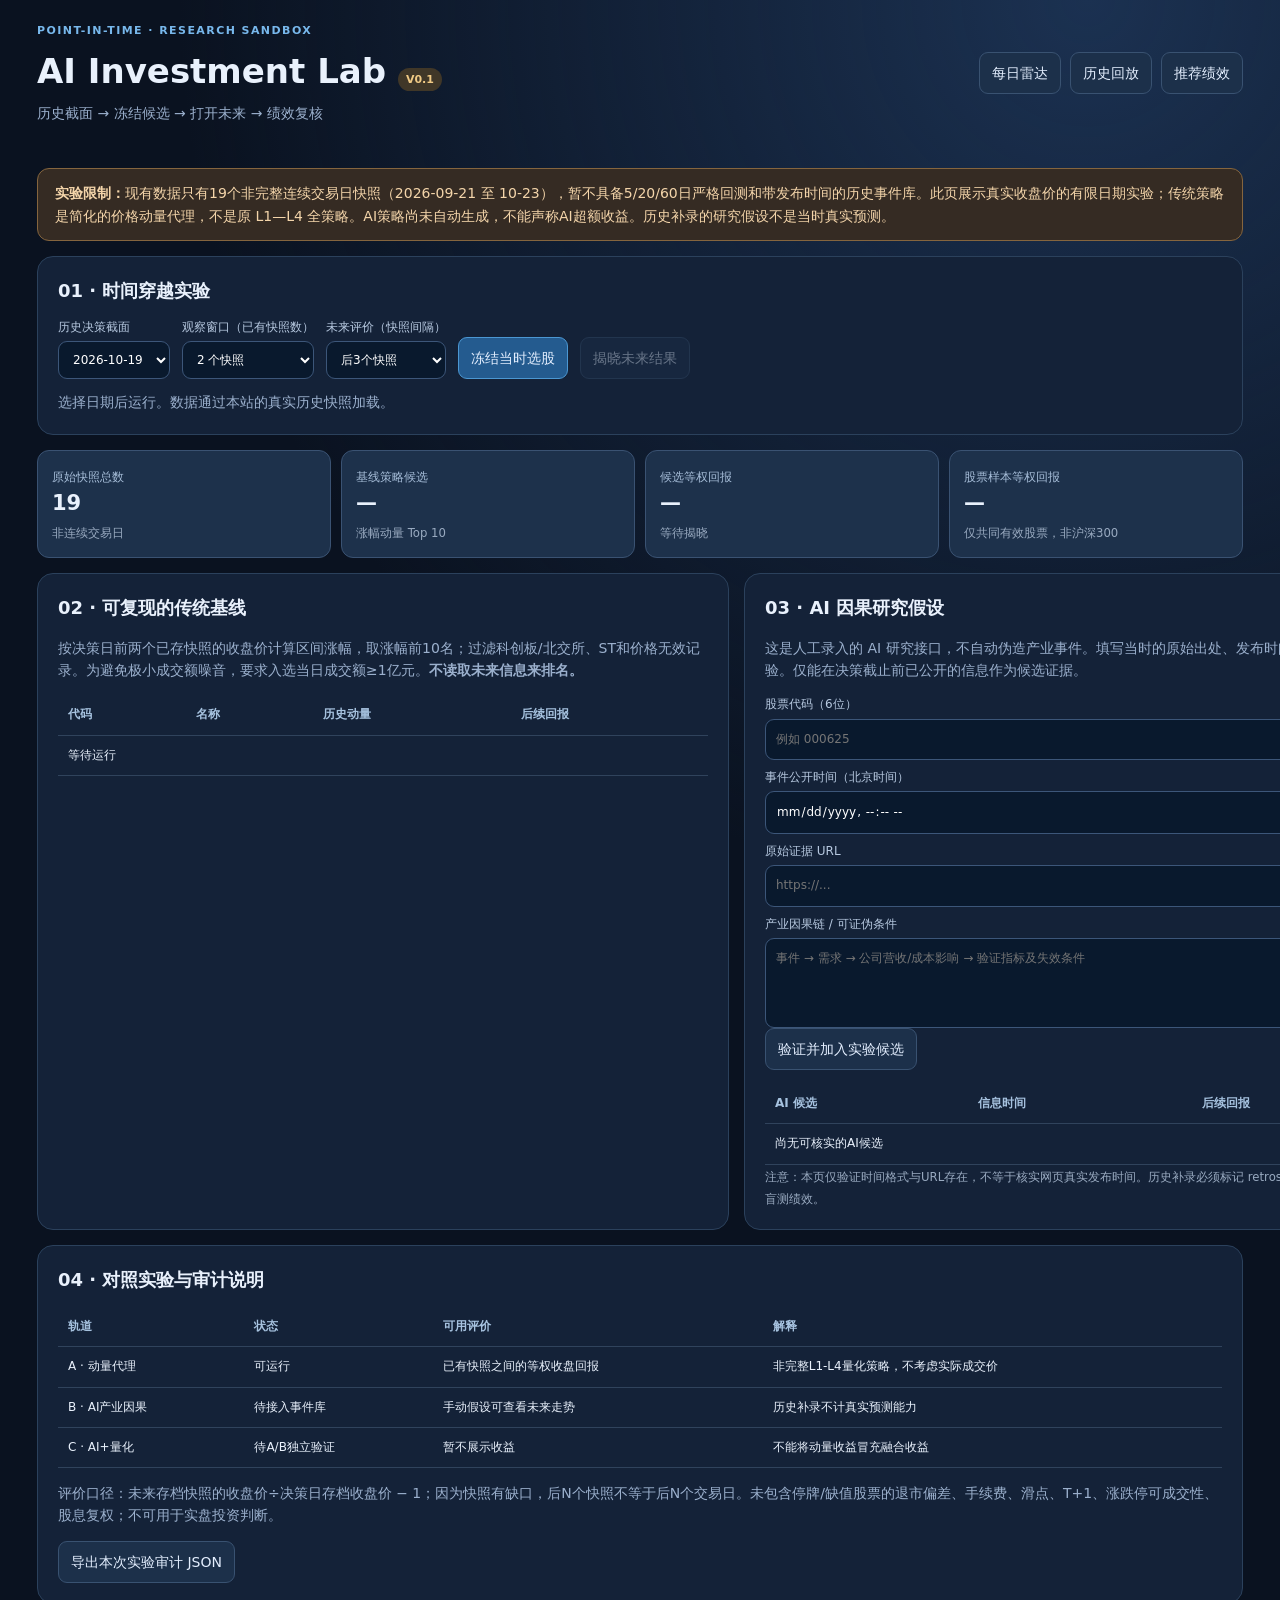
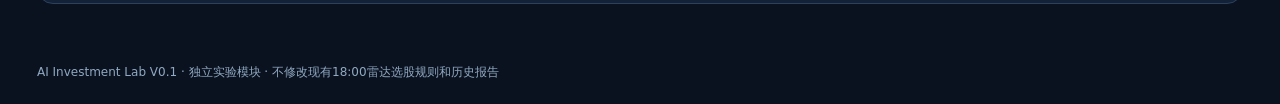
<file: investment-lab.html>
<!doctype html><html lang="zh-CN"><head><meta charset="utf-8"><meta name="viewport" content="width=device-width,initial-scale=1"><title>AI Investment Lab V0.1 | A股雷达</title><style>
:root{color-scheme:dark;font:14px/1.6 system-ui,-apple-system,"PingFang SC",sans-serif;background:#0a1220;color:#e9f1fc}*{box-sizing:border-box}body{margin:0;background:radial-gradient(circle at 85% 0,#1b3151,transparent 45%),#0a1220;min-height:100vh}a{color:#8fbbf2}header,main,footer{max-width:1250px;margin:auto;padding:22px}header{display:flex;align-items:center;justify-content:space-between;gap:20px;flex-wrap:wrap}h1{font-size:clamp(24px,3vw,34px);margin:4px 0}h2{font-size:18px;margin:0 0 12px}h3{margin:0 0 9px;font-size:15px}.muted{color:#9bb0cd}.eyebrow{color:#78b8ec;letter-spacing:.13em;font-size:11px;font-weight:800}nav{display:flex;gap:9px;flex-wrap:wrap}nav a,.btn{border:1px solid #395271;padding:9px 12px;border-radius:9px;background:#1c304a;color:#e4efff;text-decoration:none;font:inherit;cursor:pointer}.btn:disabled{opacity:.4;cursor:not-allowed}.primary{background:#245b8f;border-color:#4b97d2}.panel{background:#142238;border:1px solid #2b415c;border-radius:16px;padding:20px;margin-bottom:15px}.alert{background:#352b23;border:1px solid #85653e;color:#f4d5aa;border-radius:12px;padding:13px 17px;margin-bottom:15px}.cols{display:grid;grid-template-columns:1fr 1fr;gap:15px}.metrics{display:grid;grid-template-columns:repeat(4,1fr);gap:10px}.metric{background:#1d314b;border:1px solid #3a5272;border-radius:12px;padding:14px}.metric b{display:block;font-size:21px;font-variant-numeric:tabular-nums}.metric span{color:#a6bdd8;font-size:12px}.controls{display:flex;gap:12px;flex-wrap:wrap;align-items:end}label{display:grid;gap:4px;color:#b7c9e0;font-size:12px}select,input,textarea{background:#09192d;border:1px solid #3c5679;border-radius:9px;color:#fff;padding:10px;font:inherit;max-width:100%}textarea{width:100%;min-height:90px;resize:vertical}.tablewrap{overflow:auto}table{border-collapse:collapse;width:100%;min-width:650px}th,td{border-bottom:1px solid #30435c;padding:10px;text-align:left;white-space:nowrap;font-size:12px}th{color:#a6c2df}small{color:#99aac0}.up{color:#ef8e8e}.down{color:#76d5b5}.tag{display:inline-block;color:#f0ca85;background:#403728;padding:3px 8px;border-radius:20px;font-size:11px}#status{margin-top:12px}footer{font-size:12px;color:#90a8c1}@media(max-width:800px){.cols,.metrics{grid-template-columns:1fr 1fr}header,main,footer{padding:14px}.panel{padding:14px}}@media(max-width:500px){.cols{grid-template-columns:1fr}}</style></head><body>
<header><div><div class="eyebrow">POINT-IN-TIME · RESEARCH SANDBOX</div><h1>AI Investment Lab <span class="tag">V0.1</span></h1><div class="muted">历史截面 → 冻结候选 → 打开未来 → 绩效复核</div></div><nav><a href="./">每日雷达</a><a href="./replay.html">历史回放</a><a href="./performance.html">推荐绩效</a></nav></header>
<main><div class="alert"><strong>实验限制：</strong>现有数据只有19个非完整连续交易日快照（2026-09-21 至 10-23），暂不具备5/20/60日严格回测和带发布时间的历史事件库。此页展示真实收盘价的有限日期实验；传统策略是简化的价格动量代理，不是原 L1—L4 全策略。AI策略尚未自动生成，不能声称AI超额收益。历史补录的研究假设不是当时真实预测。</div>
<div class="panel"><h2>01 · 时间穿越实验</h2><div class="controls"><label>历史决策截面<select id="date"></select></label><label>观察窗口（已有快照数）<select id="lookback"><option value="1">1 个快照</option><option value="2" selected>2 个快照</option><option value="3">3 个快照</option></select></label><label>未来评价（快照间隔）<select id="horizon"><option value="1">后1个快照</option><option value="2">后2个快照</option><option value="3" selected>后3个快照</option></select></label><button id="run" class="btn primary">冻结当时选股</button><button id="reveal" class="btn" disabled>揭晓未来结果</button></div><div id="status" class="muted">选择日期后运行。数据通过本站的真实历史快照加载。</div></div>
<div class="metrics"><div class="metric"><span>原始快照总数</span><b>19</b><small>非连续交易日</small></div><div class="metric"><span>基线策略候选</span><b id="count">—</b><small>涨幅动量 Top 10</small></div><div class="metric"><span>候选等权回报</span><b id="ret">—</b><small id="retHint">等待揭晓</small></div><div class="metric"><span>股票样本等权回报</span><b id="base">—</b><small>仅共同有效股票，非沪深300</small></div></div>
<div class="cols" style="margin-top:15px"><section class="panel"><h2>02 · 可复现的传统基线</h2><p class="muted">按决策日前两个已存快照的收盘价计算区间涨幅，取涨幅前10名；过滤科创板/北交所、ST和价格无效记录。为避免极小成交额噪音，要求入选当日成交额≥1亿元。<strong>不读取未来信息来排名。</strong></p><div class="tablewrap"><table><thead><tr><th>代码</th><th>名称</th><th>历史动量</th><th>后续回报</th></tr></thead><tbody id="stocks"><tr><td colspan="4">等待运行</td></tr></tbody></table></div></section>
<section class="panel"><h2>03 · AI 因果研究假设</h2><p class="muted">这是人工录入的 AI 研究接口，不自动伪造产业事件。填写当时的原始出处、发布时间和股票，点击校验。仅能在决策截止前已公开的信息作为候选证据。</p><label>股票代码（6位）<input id="aiCode" placeholder="例如 000625" maxlength="6"></label><label style="margin-top:8px">事件公开时间（北京时间）<input id="aiTime" type="datetime-local"></label><label style="margin-top:8px">原始证据 URL<input id="aiUrl" placeholder="https://..."></label><label style="margin-top:8px">产业因果链 / 可证伪条件<textarea id="aiWhy" placeholder="事件 → 需求 → 公司营收/成本影响 → 验证指标及失效条件"></textarea></label><button class="btn" id="validate">验证并加入实验候选</button><p id="aiStatus" class="muted"></p><div class="tablewrap"><table><thead><tr><th>AI 候选</th><th>信息时间</th><th>后续回报</th></tr></thead><tbody id="aiRows"><tr><td colspan="3">尚无可核实的AI候选</td></tr></tbody></table></div><small>注意：本页仅验证时间格式与URL存在，不等于核实网页真实发布时间。历史补录必须标记 retrospective，不能混入真实盲测绩效。</small></section></div>
<div class="panel"><h2>04 · 对照实验与审计说明</h2><div class="tablewrap"><table><thead><tr><th>轨道</th><th>状态</th><th>可用评价</th><th>解释</th></tr></thead><tbody><tr><td>A · 动量代理</td><td>可运行</td><td>已有快照之间的等权收盘回报</td><td>非完整L1-L4量化策略，不考虑实际成交价</td></tr><tr><td>B · AI产业因果</td><td>待接入事件库</td><td>手动假设可查看未来走势</td><td>历史补录不计真实预测能力</td></tr><tr><td>C · AI+量化</td><td>待A/B独立验证</td><td>暂不展示收益</td><td>不能将动量收益冒充融合收益</td></tr></tbody></table></div><p class="muted">评价口径：未来存档快照的收盘价÷决策日存档收盘价 − 1；因为快照有缺口，后N个快照不等于后N个交易日。未包含停牌/缺值股票的退市偏差、手续费、滑点、T+1、涨跌停可成交性、股息复权；不可用于实盘投资判断。</p><button id="export" class="btn">导出本次实验审计 JSON</button></div></main><footer>AI Investment Lab V0.1 · 独立实验模块 · 不修改现有18:00雷达选股规则和历史报告</footer>
<script>
const dates=["2026-09-21","2026-09-22","2026-09-23","2026-09-24","2026-09-28","2026-09-29","2026-09-30","2026-10-08","2026-10-09","2026-10-12","2026-10-13","2026-10-14","2026-10-15","2026-10-16","2026-10-19","2026-10-20","2026-10-21","2026-10-22","2026-10-23"];
const $=id=>document.getElementById(id),cache=new Map();let frozen=null,revealed=false,ai=[];
const pct=n=>Number.isFinite(n)?(n>=0?"+":"")+n.toFixed(2)+"%":"—";
const eligible=s=>/^(60|61|62|63|00|30)/.test(s.code)&&!/(ST|退)/i.test(s.name||"")&&Number(s.price)>0;
async function load(date){if(cache.has(date))return cache.get(date);const r=await fetch("data/snapshots/"+date+".json");if(!r.ok)throw Error("无法读取 "+date+"（HTTP "+r.status+"）");const d=await r.json();if(d.date!==date||!Array.isArray(d.stocks))throw Error("快照日期或结构不匹配");const m=new Map(d.stocks.filter(eligible).map(s=>[s.code,s]));cache.set(date,m);return m}
const table=(id,rows)=>{$(id).replaceChildren();rows.forEach(c=>{const tr=document.createElement("tr");c.forEach(v=>{const td=document.createElement("td");td.textContent=String(v);tr.appendChild(td)});$(id).appendChild(tr)})};
function reset(){frozen=null;revealed=false;ai=[];$("reveal").disabled=true;$("count").textContent="—";$("ret").textContent="—";$("base").textContent="—";$("retHint").textContent="等待揭晓";table("stocks",[["—","—","—","—"]]);table("aiRows",[["尚无候选","—","—"]]);$("aiStatus").textContent=""}
dates.forEach((d,i)=>{if(i<2||i===dates.length-1)return;const o=document.createElement("option");o.value=d;o.textContent=d;$("date").appendChild(o)});$("date").value="2026-10-19";
["date","lookback","horizon"].forEach(id=>$(id).addEventListener("change",reset));
$("run").onclick=async()=>{reset();const end=dates.indexOf($("date").value),k=Number($("lookback").value);if(end-k<0){$("status").textContent="观察窗口超过已有快照范围";return}const run=$("run");run.disabled=true;$("status").textContent="正在读取真实历史截面…";try{const [startMap,endMap]=await Promise.all([load(dates[end-k]),load(dates[end])]);const ranked=[...endMap.values()].filter(s=>startMap.has(s.code)&&Number(s.turnover_yi)>=1).map(s=>({...s,mom:(s.price/startMap.get(s.code).price-1)*100})).filter(s=>Number.isFinite(s.mom)).sort((a,b)=>b.mom-a.mom||a.code.localeCompare(b.code));const picks=ranked.slice(0,10);frozen={date:dates[end],baseDate:dates[end-k],horizon:Number($("horizon").value),codes:picks.map(s=>s.code),ranked:picks.map(s=>({code:s.code,name:s.name,momentum:s.mom})),createdAt:new Date().toISOString(),scope:"retrospective factor replay, not live original forecast"};$("count").textContent=picks.length;$("status").textContent="冻结成功：仅用 "+dates[end-k]+" → "+dates[end]+" 的收盘历史信息选出 "+picks.length+" 只。尚未读取未来快照。";table("stocks",picks.map(s=>[s.code,s.name,pct(s.mom),"未揭晓"]));$("reveal").disabled=end+frozen.horizon>=dates.length;if($("reveal").disabled)$("status").textContent+=" 当前仓库缺少足够未来快照，无法揭晓。"}catch(e){$("status").textContent="失败："+e.message}finally{run.disabled=false}};
$("validate").onclick=()=>{if(!frozen){$("aiStatus").textContent="请先冻结决策截面";return}const code=$("aiCode").value.trim(),time=$("aiTime").value,url=$("aiUrl").value.trim(),why=$("aiWhy").value.trim();const cutoff=new Date(frozen.date+"T18:00:00+08:00").getTime();const t=new Date(time+"+08:00").getTime();if(!/^\d{6}$/.test(code)||!time||!Number.isFinite(t)||t>cutoff||!/^https:\/\//i.test(url)||why.length<15){$("aiStatus").textContent="校验未通过：需6位代码、不晚于截面18点的公开时间、https来源及至少15字的因果与反证说明。";return}ai.push({code,claimedPublicationTime:time,source:url,hypothesis:why,auditStatus:"retrospective_unverified",returnPct:null});$("aiStatus").textContent="已加入历史补录候选（来源发布时间未核实，不计入真实预测绩效）";renderAI()};
function renderAI(){table("aiRows",ai.length?ai.map(a=>[a.code,a.claimedPublicationTime,pct(a.returnPct)]):[["尚无候选","—","—"]])}
$("reveal").onclick=async()=>{if(!frozen)return;const end=dates.indexOf(frozen.date),future=dates[end+frozen.horizon];if(!future)return;$("reveal").disabled=true;$("status").textContent="读取未来 "+future+" 快照并计算结果…";try{const [now,after]=await Promise.all([load(frozen.date),load(future)]);const calc=c=>{const a=now.get(c),b=after.get(c);return a&&b?100*(b.price/a.price-1):null};const returns=frozen.codes.map(calc).filter(Number.isFinite);const universe=[...now.keys()].filter(c=>after.has(c)).map(calc).filter(Number.isFinite);const mean=v=>v.length?v.reduce((a,b)=>a+b,0)/v.length:NaN;$("ret").textContent=pct(mean(returns));$("base").textContent=pct(mean(universe));$("retHint").textContent=returns.length+"/"+frozen.codes.length+"只具有双端有效价格";table("stocks",frozen.ranked.map(s=>[s.code,s.name,pct(s.momentum),pct(calc(s.code))]));ai.forEach(a=>{a.returnPct=calc(a.code)});renderAI();revealed=true;frozen.evaluation={futureDate:future,stockPickReturn:mean(returns),universeReturn:mean(universe),eligibleReturnCount:returns.length,universeCount:universe.length};$("status").textContent="已揭晓 "+future+" 的真实收盘快照。注意：只是区间收盘价变化，不能视为可执行交易净收益。"}catch(e){$("status").textContent="揭晓失败："+e.message;$("reveal").disabled=false}};
$("export").onclick=()=>{if(!frozen){$("status").textContent="先冻结一次实验才能导出";return}const o={schema:"ai-investment-lab-v0.1",frozen,aiHypotheses:ai,revealed,source:"Dicky-L/a-share-radar/data/snapshots",limitations:["retrospective not true blind test","missing nonconsecutive trading days","no verified historical news","no transaction costs","unadjusted closing prices"]};const blob=new Blob([JSON.stringify(o,null,2)],{type:"application/json"});const url=URL.createObjectURL(blob),a=document.createElement("a");a.href=url;a.download="investment-lab-"+frozen.date+".json";a.click();setTimeout(()=>URL.revokeObjectURL(url),500)};
</script></body></html>
</file>
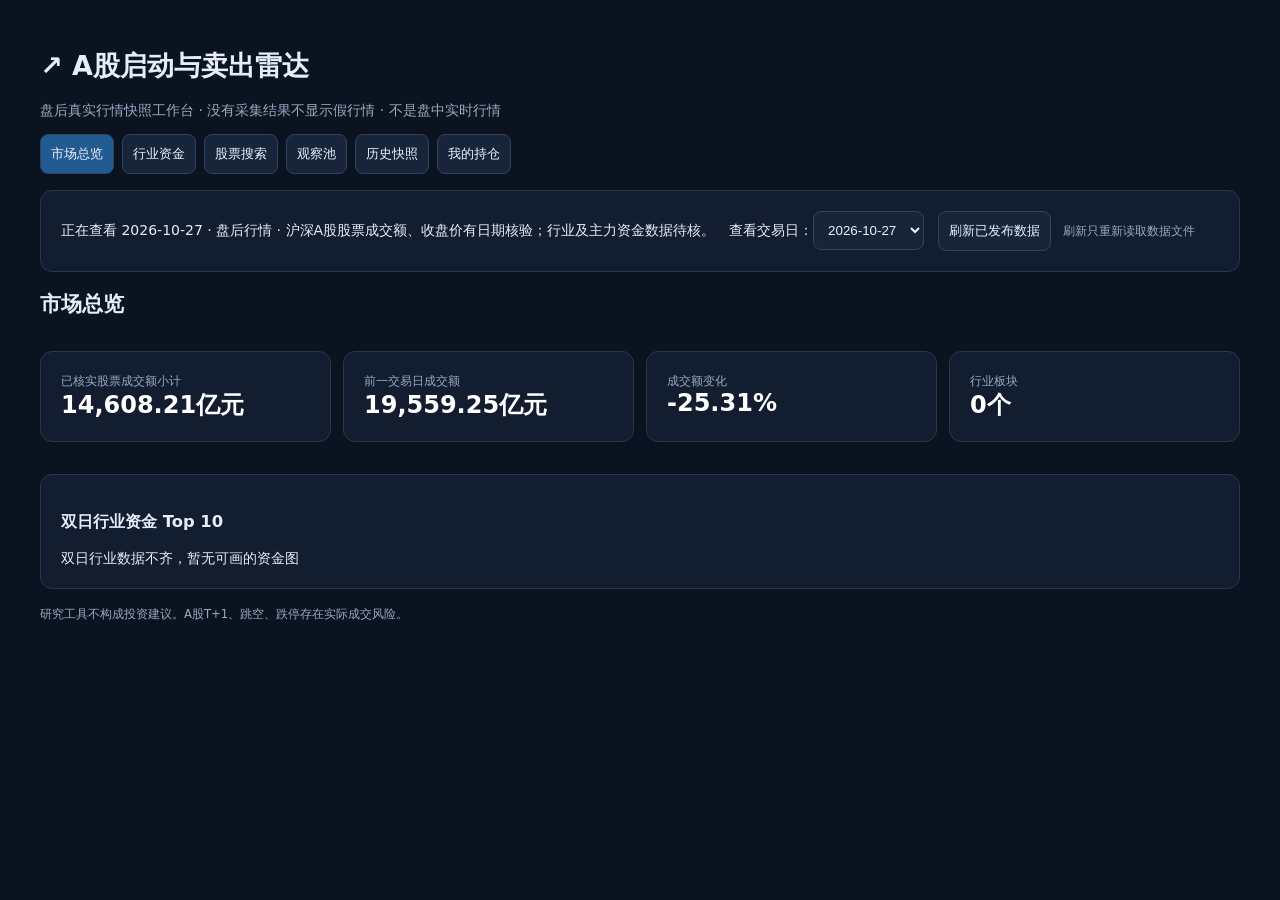
<file: market.html>
<!doctype html><html lang="zh-CN"><meta charset="utf-8"><meta name="viewport" content="width=device-width,initial-scale=1"><title>A股启动与卖出雷达</title><style>:root{color-scheme:dark}body{font:14px system-ui;background:#0b1220;color:#e5edfc;margin:0}.wrap{max-width:1200px;margin:auto;padding:30px}h1{font-size:27px}p,small{color:#9aa8bf}.nav{display:flex;gap:8px;flex-wrap:wrap}button,input,select{background:#17243a;color:#ecf2ff;border:1px solid #30435e;border-radius:8px;padding:10px;cursor:pointer}input{cursor:text}button:hover{background:#243957}button.active{background:#225a92}.panel{background:#121d30;border:1px solid #263751;border-radius:12px;margin:16px 0;padding:20px}.grid{display:grid;grid-template-columns:repeat(auto-fit,minmax(200px,1fr));gap:12px}.value{font-size:24px;font-weight:bold;color:white}.muted{color:#9aa8bf}.err{color:#ffb17d}.up{color:#ff7272}.down{color:#54cd99}table{width:100%;border-collapse:collapse;min-width:700px}td,th{border-bottom:1px solid #263751;padding:9px;text-align:left}section{display:none}section.active{display:block}.scroll{overflow:auto}.bars{display:flex;gap:10px;align-items:center}.track{height:8px;background:#263751;min-width:70px;flex:1;border-radius:6px}.fill{height:100%;background:#9ca3af;border-radius:6px}.split{display:grid;grid-template-columns:1fr 1fr;gap:12px}.row{padding:12px;border-bottom:1px solid #263751}@media(max-width:600px){.wrap{padding:14px}.split{gap:6px}h1{font-size:21px}}</style><div class="wrap"><h1>↗ A股启动与卖出雷达</h1><p>盘后真实行情快照工作台 · 没有采集结果不显示假行情 · 不是盘中实时行情</p><div class="nav" id="nav"></div><div class="panel"><span id="status">读取行情中…</span>　<label for="daySelect">查看交易日：</label><select id="daySelect" aria-label="选择历史交易日"><option>读取中</option></select>　<button id="refresh">刷新已发布数据</button><small>　刷新只重新读取数据文件</small></div><section id="overview" class="active"><h2>市场总览</h2><div class="grid" id="metrics"></div><div class="panel"><h3>双日行业资金 Top 10</h3><div id="summary"></div></div></section><section id="sectors"><h2>行业双日资金对照</h2><p>两日同板块同尺度，灰色成交规模；主力净额红流入、绿流出。未获取的买入/卖出总额保留待核。</p><div class="panel" id="sectorgraph"></div><div class="panel scroll" id="sectortable"></div></section><section id="stocks"><h2>股票搜索</h2><input id="search" placeholder="输入代码或名称" /><div class="panel scroll" id="stocktable"></div></section><section id="watch"><h2>观察池</h2><p>本地浏览器保存；并非自动推荐或实际买入。</p><input id="watchcode" placeholder="输入6位代码"><button id="addwatch">加入观察</button><div class="panel" id="watchrows"></div></section><section id="history"><h2>历史快照</h2><div class="panel" id="historyrows"></div></section><section id="holdings"><h2>真实持仓</h2><p>仅输入确认成交的持仓；持仓参考盈亏统一采用最新已归档快照，不受上方历史日期选择影响；不含交易费用、分红和税费。</p><input id="hcode" placeholder="股票代码"><input id="hcost" type="number" step="0.001" placeholder="成本价"><input id="hqty" type="number" placeholder="股数"><input id="hdate" type="date"><button id="addholding">保存持仓</button><div class="panel scroll" id="holdingrows"></div></section><small>研究工具不构成投资建议。A股T+1、跳空、跌停存在实际成交风险。</small></div><script>
const tabs={overview:'市场总览',sectors:'行业资金',stocks:'股票搜索',watch:'观察池',history:'历史快照',holdings:'我的持仓'},E=id=>document.getElementById(id),fmt=(x,d=2)=>x==null||!Number.isFinite(+x)?'待核':Number(x).toLocaleString('zh-CN',{maximumFractionDigits:d}),signed=x=>x==null?'待核':(x>0?'+':'')+fmt(x),safe=x=>String(x??'').replace(/[&<>"']/g,c=>({'&':'&amp;','<':'&lt;','>':'&gt;','"':'&quot;',"'":'&#39;'}[c]));let idx={dates:[]},now=null,prev=null,latestSnapshot=null;let watch=JSON.parse(localStorage.getItem('radar-watch')||'[]'),hold=JSON.parse(localStorage.getItem('radar-hold')||'[]');const save=()=>{localStorage.setItem('radar-watch',JSON.stringify(watch));localStorage.setItem('radar-hold',JSON.stringify(hold))},empty='尚无已核实的真实行情数据。请先运行采集任务。';function page(k){document.querySelectorAll('section').forEach(x=>x.classList.toggle('active',x.id===k));document.querySelectorAll('#nav button').forEach(x=>x.classList.toggle('active',x.dataset.id===k))}E('nav').innerHTML=Object.entries(tabs).map(([k,v])=>'<button data-id="'+k+'">'+v+'</button>').join('');E('nav').onclick=e=>{let k=e.target.dataset.id;if(k)page(k)};page('overview');async function json(path){let r=await fetch(path+'?t='+Date.now());if(!r.ok)throw Error(path+' '+r.status);return r.json()}async function loadDay(day){
  const days=idx.dates||[],pos=days.indexOf(day);
  if(pos<0)throw Error('交易日不在已发布索引');
  now=await json('./data/snapshots/'+day+'.json');
  prev=pos>0?await json('./data/snapshots/'+days[pos-1]+'.json'):null;
  if(!now||now.date!==day||!now.market||!Array.isArray(now.stocks)||now.stocks.length<3000)throw Error('快照完整性校验失败 '+day);
  if(pos===days.length-1)latestSnapshot=now;
  E('daySelect').value=day;
  E('status').textContent='正在查看 '+day+' · '+(now.quality?.price_basis||'盘后行情')+' · '+(now.quality?.message||'数据口径详见原始快照');
  const address=new URL(location.href);address.searchParams.set('date',day);history.replaceState(null,'',address);
  render();
}
async function refresh(){
 E('status').textContent='加载已归档数据…';
 try{
  idx=await json('./data/index.json');
  const days=idx.dates||[];
  E('daySelect').innerHTML=days.slice().reverse().map(x=>'<option value="'+safe(x)+'">'+safe(x)+'</option>').join('')||'<option>暂无日期</option>';
  if(!days.length){now=null;prev=null;render();E('status').textContent='尚无真实行情快照';return}
  const wanted=new URLSearchParams(location.search).get('date');
  const target=days.includes(wanted)?wanted:days[days.length-1];
  if(target!==days[days.length-1]){
    latestSnapshot=await json('./data/snapshots/'+days[days.length-1]+'.json');
  }
  await loadDay(target);
 }catch(e){now=null;prev=null;E('status').textContent='数据读取失败：'+e.message;render()}
}
E('daySelect').onchange=async e=>{try{await loadDay(e.target.value)}catch(err){E('status').textContent='读取失败：'+err.message}};
E('refresh').onclick=refresh;function secPairs(){let a=new Map((prev?.sectors||[]).map(x=>[x.name,x]));return(now?.sectors||[]).filter(x=>a.has(x.name)).map(x=>({before:a.get(x.name),after:x,name:x.name})).sort((a,b)=>Math.abs((b.after.net_yi??0)-(b.before.net_yi??0))-Math.abs((a.after.net_yi??0)-(a.before.net_yi??0))).slice(0,10)}function render(){let m=now?.market,p=prev?.market;E('metrics').innerHTML=[['已核实股票成交额小计',m?.turnover_yi,'亿元'],['前一交易日成交额',p?.turnover_yi,'亿元'],['成交额变化',m&&p&&m.scope===p.scope&&p.turnover_yi>0?(m.turnover_yi-p.turnover_yi)/p.turnover_yi*100:null,'%'],['行业板块',now?.sectors?.length,'个']].map(([k,v,u])=>'<div class="panel"><small>'+k+'</small><div class="value">'+(v==null?'待核':fmt(v)+u)+'</div></div>').join('');let pairs=secPairs(),max=Math.max(1,...pairs.flatMap(x=>[x.before.turnover_yi||0,x.after.turnover_yi||0]));E('summary').textContent=pairs.length?'已核实同名行业 '+pairs.length+' 个，可进入「行业资金」查看':'双日行业数据不齐，暂无可画的资金图';E('sectorgraph').innerHTML=pairs.length?pairs.map(x=>'<div class="row"><b>'+safe(x.name)+'</b><div class="split">'+[x.before,x.after].map((s,i)=>'<div><small>'+(i?now.date:prev.date)+'</small><div class="bars"><div class="track"><div class="fill" style="width:'+(100*(s.turnover_yi||0)/max)+'%"></div></div><b>'+fmt(s.turnover_yi)+'亿</b></div><div class="'+(s.net_yi>0?'up':s.net_yi<0?'down':'muted')+'">主力净额 '+signed(s.net_yi)+'亿 · '+signed(s.net_strength_pct)+'%</div><small>市场占比 '+fmt(s.market_share_pct)+'%</small></div>').join('')+'</div></div>').join(''):empty;E('sectortable').innerHTML=pairs.length?'<table><tr><th>行业</th><th>前日成交(亿)</th><th>今日成交(亿)</th><th>成交变化%</th><th>前日净流(亿)</th><th>今日净流(亿)</th><th>净额变化(亿)</th><th>买入额</th><th>卖出额</th></tr>'+pairs.map(x=>'<tr><td>'+safe(x.name)+'</td><td>'+fmt(x.before.turnover_yi)+'</td><td>'+fmt(x.after.turnover_yi)+'</td><td>'+fmt(x.before.turnover_yi?((x.after.turnover_yi-x.before.turnover_yi)/x.before.turnover_yi*100):null)+'</td><td>'+signed(x.before.net_yi)+'</td><td>'+signed(x.after.net_yi)+'</td><td>'+signed(x.before.net_yi==null||x.after.net_yi==null?null:x.after.net_yi-x.before.net_yi)+'</td><td>'+fmt(x.after.buy_yi)+'</td><td>'+fmt(x.after.sell_yi)+'</td></tr>').join('')+'</table>':empty;renderStock();renderWatch();renderHold();E('historyrows').innerHTML=(idx.dates||[]).length?idx.dates.slice().reverse().map(d=>'<div class="row"><a style="color:#89bdff" href="./market.html?date='+encodeURIComponent(d)+'">'+safe(d)+' 查看当日股票行情</a>　<a style="color:#9aa8bf" href="./data/snapshots/'+encodeURIComponent(d)+'.json">原始JSON ↗</a></div>').join(''):empty}function filtered(){let q=E('search').value.trim();return(now?.stocks||[]).filter(x=>(x.code+x.name).includes(q)).slice(0,100)}function renderStock(){let rows=filtered();E('stocktable').innerHTML=rows.length?'<table><tr><th>代码</th><th>名称</th><th>收盘价</th><th>涨跌幅</th><th>成交额(亿)</th></tr>'+rows.map(x=>'<tr><td>'+safe(x.code)+'</td><td>'+safe(x.name)+'</td><td>'+fmt(x.price)+'</td><td>'+fmt(x.change_pct)+'%</td><td>'+fmt(x.turnover_yi)+'</td></tr>').join('')+'</table>':empty}E('search').oninput=renderStock;function renderWatch(){E('watchrows').innerHTML=watch.length?watch.map((c,i)=>'<div class="row">'+safe(c)+' <button data-del="'+i+'">移除</button></div>').join(''):empty}E('addwatch').onclick=()=>{let c=E('watchcode').value.trim();if(!/^((60|00|30)\d{4})$/.test(c)){alert('仅允许沪深主板及创业板6位代码');return}if(!watch.includes(c))watch.push(c);save();renderWatch();E('watchcode').value=''};E('watchrows').onclick=e=>{if(e.target.dataset.del!=null){watch.splice(+e.target.dataset.del,1);save();renderWatch()}};function renderHold(){E('holdingrows').innerHTML=hold.length?'<table><tr><th>股票</th><th>数量</th><th>成本</th><th>买入日</th><th>最近收盘</th><th>参考盈亏(元)</th><th>操作</th></tr>'+hold.map((h,i)=>{let s=(latestSnapshot?.stocks||now?.stocks||[]).find(x=>x.code===h.code);return '<tr><td>'+safe(h.code)+'</td><td>'+h.qty+'</td><td>'+fmt(h.cost)+'</td><td>'+safe(h.date)+'</td><td>'+fmt(s?.price)+'</td><td>'+signed(s?.price==null?null:(s.price-h.cost)*h.qty)+'</td><td><button data-del="'+i+'">删除</button></td></tr>'}).join('')+'</table>':empty}E('addholding').onclick=()=>{let code=E('hcode').value.trim(),cost=+E('hcost').value,qty=+E('hqty').value,date=E('hdate').value;if(!/^((60|00|30)\d{4})$/.test(code)||cost<=0||qty<=0||!date){alert('填写有效的代码、成本、股数、日期');return}hold.push({code,cost,qty,date});save();renderHold()};E('holdingrows').onclick=e=>{if(e.target.dataset.del!=null){hold.splice(+e.target.dataset.del,1);save();renderHold()}};refresh();
</script></html>
</file>
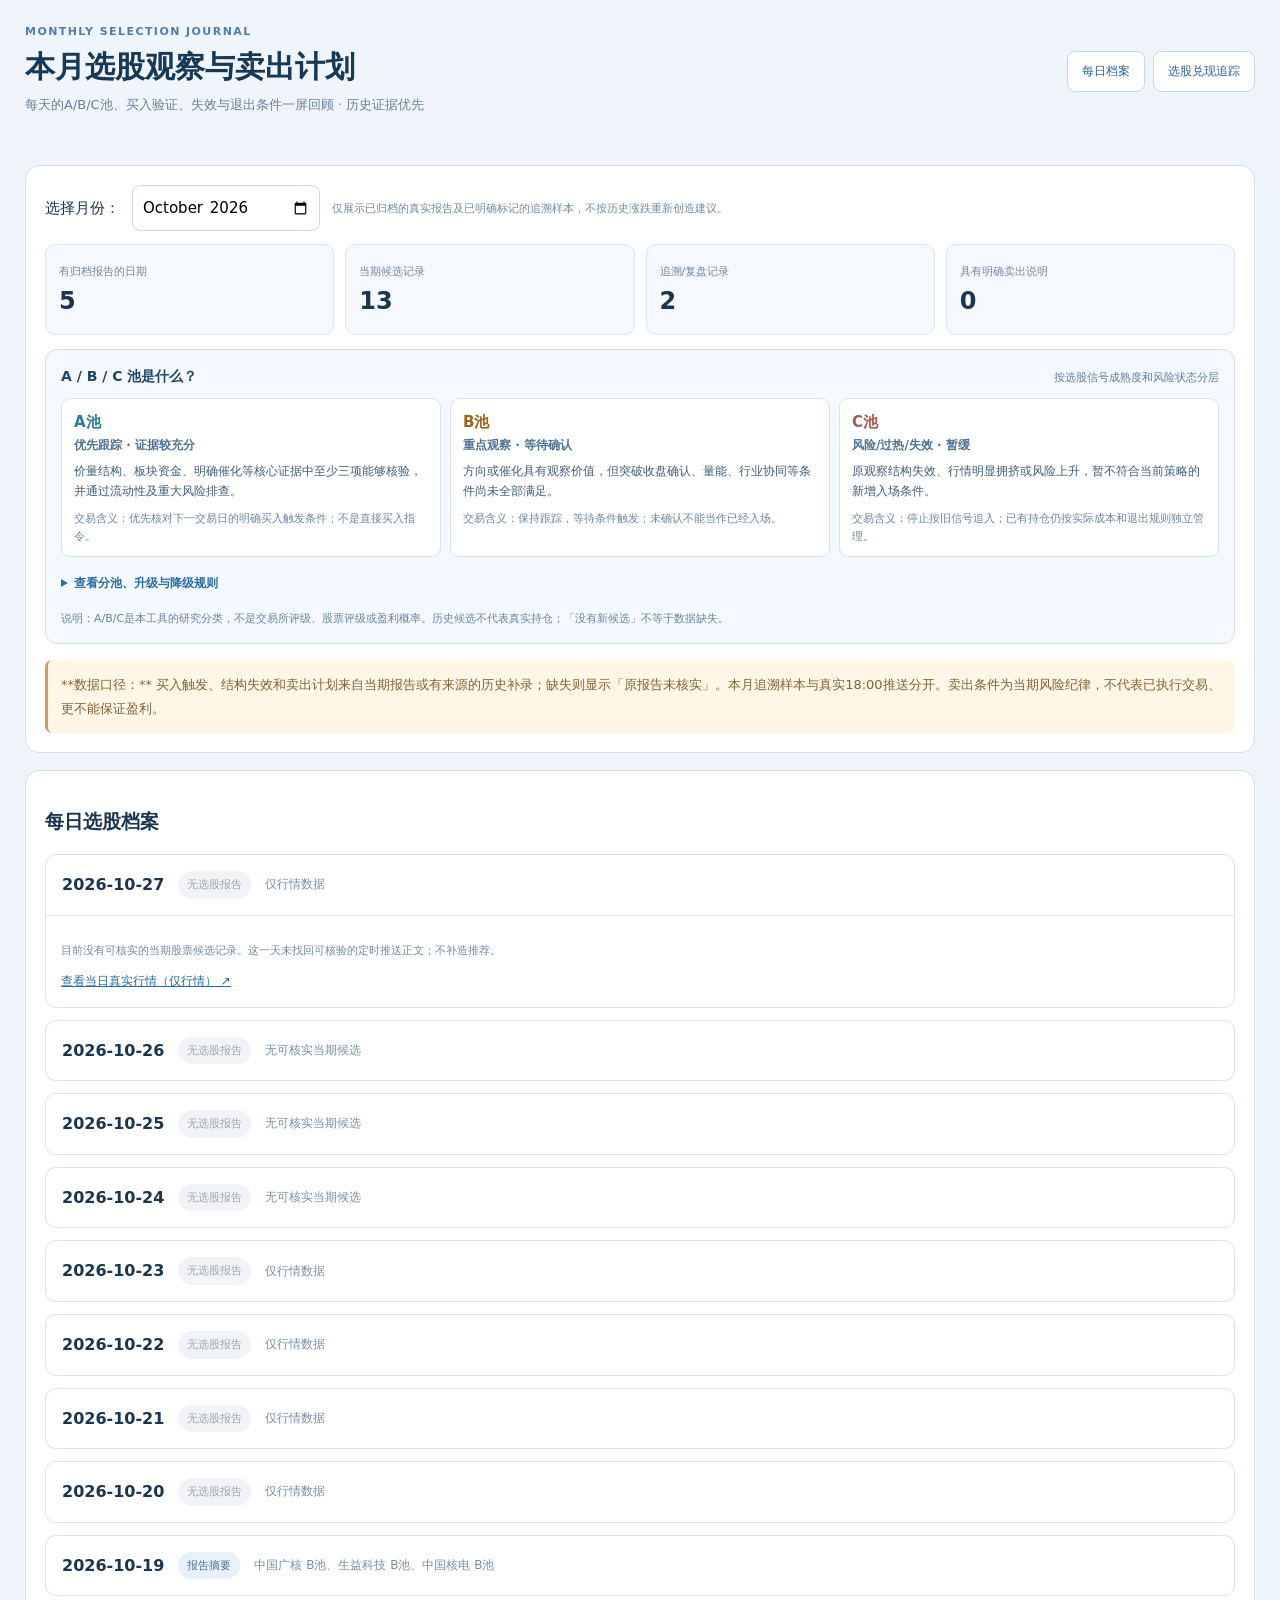
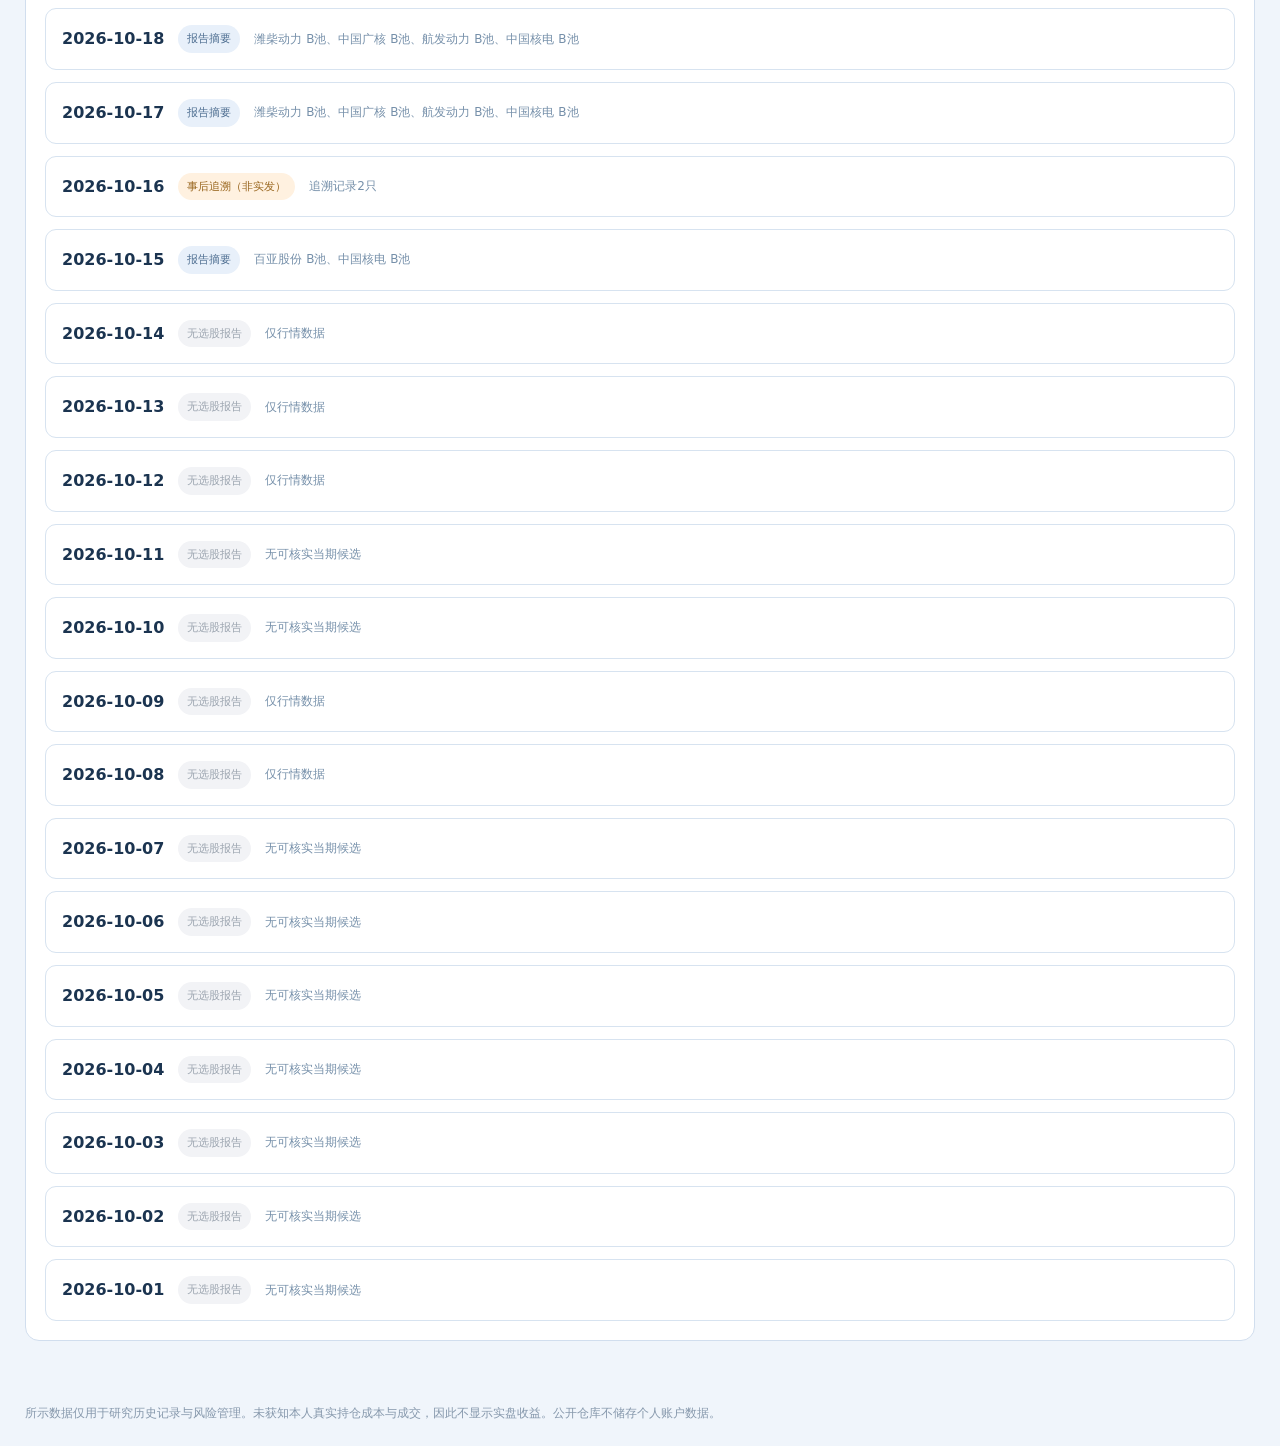
<file: monthly.html>
<!doctype html><html lang="zh-CN"><head><meta charset="utf-8"><meta name="viewport" content="width=device-width,initial-scale=1"/>
<title>本月选股观察与卖出计划 · A股雷达</title>
<style>
:root{color-scheme:light;font:15px/1.6 system-ui,-apple-system,"PingFang SC","Microsoft Yahei",sans-serif;color:#1b3450;background:#f0f5fb}*{box-sizing:border-box}body{margin:0}
header,main,footer{max-width:1280px;margin:auto;padding:23px 25px}header{display:flex;gap:16px;justify-content:space-between;align-items:center}h1{font-size:clamp(23px,3vw,30px);margin:2px 0;color:#173955}h2{font-size:19px}.eyebrow{color:#507fac;font-size:11px;font-weight:750;letter-spacing:.13em}.description{color:#67819d;font-size:13px;margin:4px 0}.nav{display:flex;gap:8px;flex-wrap:wrap}.nav a{border:1px solid #c5d7ea;border-radius:8px;padding:10px 14px;background:white;color:#2d638e;text-decoration:none;font-size:12px}
.panel{border:1px solid #d1deee;border-radius:14px;background:white;padding:19px;margin-bottom:17px}
.controls{display:flex;flex-wrap:wrap;gap:12px;align-items:center}.controls input{border-radius:8px;border:1px solid #c8d8e8;padding:9px;font:inherit}
.numbers{display:grid;grid-template-columns:repeat(4,minmax(0,1fr));gap:11px;margin-top:13px}.number{background:#f5f9fd;border-radius:10px;border:1px solid #dbe6f3;padding:13px}.number strong{font-size:24px;display:block}.number small,.subtle{color:#7189a5;font-size:11px}
.warning{border-left:3px solid #cba05f;background:#fff6e6;padding:13px;border-radius:7px;color:#806333;font-size:13px;line-height:1.8}
.month{margin-top:18px;display:flex;flex-direction:column;gap:12px}
.day{border:1px solid #d7e3f0;border-radius:11px;background:#fff;overflow:hidden}
.day summary{list-style:none;cursor:pointer;padding:16px;display:flex;align-items:center;gap:14px;justify-content:space-between;flex-wrap:wrap}
.day summary::-webkit-details-marker{display:none}
.day summary:hover{background:#f2f7fe}.day summary strong{font-size:16px}.day summary .brief{color:#7690aa;font-size:12px;flex:1}
.status{padding:5px 9px;border-radius:20px;background:#e8f0fa;color:#4e6e91;font-size:11px;white-space:nowrap}
.status.full{background:#e2f5ee;color:#257e60}.status.missing{background:#f2f3f6;color:#9ba4af}
.status.retro{background:#fff1e0;color:#99661e}
.day-body{border-top:1px solid #e0e9f3;padding:15px}
.row{display:grid;grid-template-columns:165px minmax(0,1fr);gap:15px;padding:12px 0;border-bottom:1px solid #e6ecf5}.row:last-child{border-bottom:none}
.stock{font-weight:700;color:#1b4568}.stock small{display:block;color:#7e94ac;font-size:12px;font-variant-numeric:tabular-nums}
.values{display:grid;grid-template-columns:repeat(3,minmax(0,1fr));gap:13px}
.field label{display:block;font-size:11px;color:#69829d;font-weight:700;margin-bottom:5px}.field p{margin:0;font-size:12px;color:#314f6b;line-height:1.6}
.field.missing p{color:#96a6b8}
.footnote{font-size:12px;color:#6b839d;line-height:1.8;margin-top:13px}
.links{display:flex;gap:15px;flex-wrap:wrap;margin:13px 0 0;font-size:12px}a{color:#28699e}
.pool{display:inline-block;font-size:10px;border-radius:6px;padding:3px 7px;margin-left:7px;background:#edf2f9;color:#5c7190}
.pool.A{background:#dcf4eb;color:#157953}.pool.B{background:#fff0d4;color:#97661c}.pool.C{background:#ffe7e7;color:#aa4c4c}
.error{color:#ac3939}footer{font-size:12px;color:#8698ac}
@media(max-width:850px){header{display:block;padding:20px 14px}.nav{margin-top:15px}main{padding:4px 12px}.numbers{grid-template-columns:repeat(2,1fr)}.row{grid-template-columns:1fr;gap:9px}.values{grid-template-columns:1fr;gap:10px}.day summary{align-items:start}.day summary .brief{min-width:80%;order:5}}
</style>
<link rel="stylesheet" href="./assets/pool-guide.css">
</head><body>
<header><div><div class="eyebrow">MONTHLY SELECTION JOURNAL</div><h1>本月选股观察与卖出计划</h1><p class="description">每天的A/B/C池、买入验证、失效与退出条件一屏回顾 · 历史证据优先</p></div><nav class="nav"><a href="./">每日档案</a><a href="./performance.html">选股兑现追踪</a></nav></header>
<main>
<section class="panel"><div class="controls"><label for="month">选择月份：</label><input id="month" type="month" value="2026-10"/><span class="subtle">仅展示已归档的真实报告及已明确标记的追溯样本，不按历史涨跌重新创造建议。</span></div>
<div class="numbers" id="counts"><div class="number">读取本月档案中…</div></div>
<div data-pool-guide data-pool-guide-theme="light"></div>
<div class="warning">**数据口径：** 买入触发、结构失效和卖出计划来自当期报告或有来源的历史补录；缺失则显示「原报告未核实」。本月追溯样本与真实18:00推送分开。卖出条件为当期风险纪律，不代表已执行交易、更不能保证盈利。</div>
</section>
<section class="panel"><h2>每日选股档案</h2><div id="days" class="month">正在加载…</div></section>
</main><footer>所示数据仅用于研究历史记录与风险管理。未获知本人真实持仓成本与成交，因此不显示实盘收益。公开仓库不储存个人账户数据。</footer>
<script>
const $=id=>document.getElementById(id);
const esc=s=>String(s??"").replace(/[&<>"']/g,c=>({"&":"&amp;","<":"&lt;",">":"&gt;",'"':"&quot;","'":"&#39;"}[c]));
let candidates=[],archives=[],dates=[];
const details=(row)=>[
 ["入选依据",row.reason],["买入验证",row.entry_trigger],["失效 / 止损",row.invalidation],["卖出 / 利润保护",row.exit_plan]
];
function stock(row){
 const fields=details(row).map(([title,value])=>'<div class="field '+(value?"":"missing")+'"><label>'+title+'</label><p>'+esc(value||"当期原报告未核实；不得推断具体交易价格")+'</p></div>').join("");
 return '<div class="row"><div><span class="stock">'+esc(row.name)+'<small>'+esc(row.code)+'</small></span><span class="pool '+esc(row.pool||"")+'">'+esc(row.pool?row.pool+"池":"未标池别")+'</span></div><div><div class="values">'+fields+'</div>'+
 '<div class="footnote">'+(row.supplement_source?"已标注补录来源："+esc(row.supplement_source)+"；":"")+'仅记录当时观察条件，不是已执行交易。</div></div></div>';
}
function render(){
 const month=$("month").value,year=Number(month.slice(0,4)),mo=Number(month.slice(5,7));
 if(!/^\d{4}-\d{2}$/.test(month)||mo<1||mo>12)return;
 const calendarMax=new Date(Date.UTC(year,mo,0)).getUTCDate();
 const knownDays=[...archives.map(x=>x.date),...dates].filter(d=>d.startsWith(month)).map(d=>Number(d.slice(-2)));
 const max=knownDays.length?Math.min(calendarMax,Math.max(...knownDays)):calendarMax;
 const applicable=candidates.filter(r=>r.date.startsWith(month)&&r.role==="watchlist");
 const reviews=candidates.filter(r=>r.date.startsWith(month)&&r.role==="historical_review");
 const reportDates=archives.filter(r=>r.date.startsWith(month));
 const counts=[
 ["有归档报告的日期",reportDates.length],["当期候选记录",applicable.length],["追溯/复盘记录",reviews.length],["具有明确卖出说明",applicable.filter(r=>!!r.exit_plan).length]];
 $("counts").innerHTML=counts.map(([label,value])=>'<div class="number"><small>'+label+'</small><strong>'+value+'</strong></div>').join("");
 const query=new URLSearchParams(location.search).get("date");
 let html="";
 for(let i=max;i>=1;i--){
   const date=month+"-"+String(i).padStart(2,"0");
   const report=reportDates.find(r=>r.date===date);
   const rows=applicable.filter(r=>r.date===date);
   const ret=reviews.filter(r=>r.date===date);
   const isRetraced=ret.length&&!rows.length;
   const reconstructed=report?.report_type==="historical_reconstruction";
   const status=isRetraced?"事后追溯（非实发）":reconstructed?"事后重建研究":report?(report.status==="original"?"完整归档":"报告摘要"):"无选股报告";
   let cls=report?.status==="original"?"full":!report?"missing":isRetraced||reconstructed?"retro":"";
   let body="";
   if(reconstructed)body+='<div class="warning">注意：本日的B池及买卖计划为后续按当时数据重新研究，未在当日18:00实际推送，不能计入历史原始推荐绩效。</div>';
   if(rows.length)body+='<div>'+rows.map(stock).join("")+'</div>';
   if(ret.length){body+='<details><summary style="padding:10px 0;color:#a16f2c">'+ret.length+'条后续复盘/追溯记录（不作为当天新增推荐）</summary>'+
     '<div>'+ret.map(stock).join("")+'</div></details>'}
   if(!rows.length&&!ret.length)body='<p class="subtle">目前没有可核实的当期股票候选记录。'+(report?"请阅读原报告，不自动推断买卖计划。":"这一天未找回可核验的定时推送正文；不补造推荐。")+'</p>';
   if(report)body+='<div class="links"><a href="./?date='+encodeURIComponent(date)+'">打开当期报告 ↗</a><a href="./performance.html?date='+encodeURIComponent(date)+'">查看后续股价变化 ↗</a></div>';
   else if(dates.includes(date))body+='<div class="links"><a href="./?date='+encodeURIComponent(date)+'">查看当日真实行情（仅行情） ↗</a></div>';
   let desc=rows.length?rows.map(r=>r.name+(r.pool?" "+r.pool+"池":"")).join("、"):(isRetraced?"追溯记录"+ret.length+"只":(dates.includes(date)?"仅行情数据":"无可核实当期候选"));
   const open=query===date||i===max;
   html+='<details class="day" '+(open?"open":"")+'><summary><strong>'+date+'</strong><span class="status '+cls+'">'+status+'</span><span class="brief">'+esc(desc)+'</span></summary><div class="day-body">'+body+'</div></details>';
 }
 $("days").innerHTML=html||'<p>本月尚无归档。</p>';
}
async function init(){
 try{
  const names=["./reports/candidates.json","./reports/index.json","./data/index.json"];
  const data=await Promise.all(names.map(url=>fetch(url+"?v="+Date.now(),{cache:"no-store"}).then(r=>{if(!r.ok)throw Error(url+" HTTP "+r.status);return r.json()})));
  candidates=data[0].records||[];archives=data[1].items||[];dates=data[2].dates||[];
  if(!Array.isArray(candidates)||!Array.isArray(archives)||!Array.isArray(dates))throw Error("数据格式不符");
  let qs=new URLSearchParams(location.search);const m=qs.get("month");if(m&&/^\d{4}-\d{2}$/.test(m))$("month").value=m;
  $("month").onchange=render;render();
 }catch(e){$("days").innerHTML='<div class="error">无法加载月度选股档案：'+esc(e.message)+"</div>"}
}
init();
</script>
<script src="./assets/pool-guide.js" defer></script>
</body></html>
</file>
<file: assets/pool-guide.css>
/* Explanatory guide for the radar's custom A/B/C watch pools. */
.pool-guide{margin:14px 0 16px;padding:15px;border:1px solid #385779;border-radius:12px;background:#172e48;color:#e8f2ff}
.pool-guide-head{display:flex;align-items:baseline;justify-content:space-between;gap:12px;flex-wrap:wrap;margin-bottom:11px}
.pool-guide-title{font-size:14px;font-weight:750;margin:0;color:#edf6ff}
.pool-guide-head small{font-size:11px;color:#a7bfd8}
.pool-guide-grid{display:grid;grid-template-columns:repeat(3,minmax(0,1fr));gap:9px}
.pool-guide-card{background:#1b3753;border:1px solid #385776;border-radius:9px;padding:11px 12px;min-width:0}
.pool-guide-card .name{display:block;font-weight:800;font-size:15px;margin-bottom:2px;color:#dceefe}
.pool-guide-card .meaning{display:block;font-weight:650;font-size:12px;margin-bottom:7px;color:#b4d1ef}
.pool-guide-card .explain{font-size:12px;line-height:1.65;margin:0;color:#c9dbef}
.pool-guide-card .action{font-size:11px;line-height:1.6;margin:8px 0 0;color:#a3c3e1}
.pool-guide .pool-A .name{color:#91cce7}
.pool-guide .pool-B .name{color:#f1d09a}
.pool-guide .pool-C .name{color:#e8adad}
.pool-guide-details{margin-top:12px;font-size:12px;line-height:1.75;color:#c4d8ee}
.pool-guide-details summary{cursor:pointer;padding:4px 0;color:#9bc6fa;font-weight:650}
.pool-guide-details p{margin:7px 0}
.pool-guide-note{font-size:11px;color:#9db6d2;margin:12px 0 0;line-height:1.65}
:root[data-reader-theme="light"] .pool-guide,.pool-guide.pool-guide-light{background:#f4f8ff;border-color:#cfdeee;color:#24415e}
:root[data-reader-theme="light"] .pool-guide-title,.pool-guide.pool-guide-light .pool-guide-title{color:#214666}
:root[data-reader-theme="light"] .pool-guide-head small,.pool-guide.pool-guide-light .pool-guide-head small{color:#617e9a}
:root[data-reader-theme="light"] .pool-guide-card,.pool-guide.pool-guide-light .pool-guide-card{background:#fff;border-color:#d6e3f0}
:root[data-reader-theme="light"] .pool-guide-card .explain,.pool-guide.pool-guide-light .pool-guide-card .explain{color:#415e79}
:root[data-reader-theme="light"] .pool-guide-card .meaning,.pool-guide.pool-guide-light .pool-guide-card .meaning{color:#4e7395}
:root[data-reader-theme="light"] .pool-guide-card .action,.pool-guide.pool-guide-light .pool-guide-card .action{color:#6b86a0}
:root[data-reader-theme="light"] .pool-guide .pool-A .name,.pool-guide.pool-guide-light .pool-A .name{color:#2b799c}
:root[data-reader-theme="light"] .pool-guide .pool-B .name,.pool-guide.pool-guide-light .pool-B .name{color:#99641b}
:root[data-reader-theme="light"] .pool-guide .pool-C .name,.pool-guide.pool-guide-light .pool-C .name{color:#a95754}
:root[data-reader-theme="light"] .pool-guide-details,.pool-guide.pool-guide-light .pool-guide-details{color:#4f708e}
:root[data-reader-theme="light"] .pool-guide-details summary,.pool-guide.pool-guide-light .pool-guide-details summary{color:#296ea3}
:root[data-reader-theme="light"] .pool-guide-note,.pool-guide.pool-guide-light .pool-guide-note{color:#68839f}
@media(max-width:650px){.pool-guide{padding:12px}.pool-guide-grid{grid-template-columns:1fr;gap:7px}.pool-guide-card{padding:10px 12px}.pool-guide-card .name{display:inline;margin-right:9px}.pool-guide-card .meaning{display:inline}.pool-guide-card .explain{margin-top:5px}.pool-guide-card .action{margin-top:4px}}
@media print{.pool-guide-details:not([open]){display:none}}
</file>
